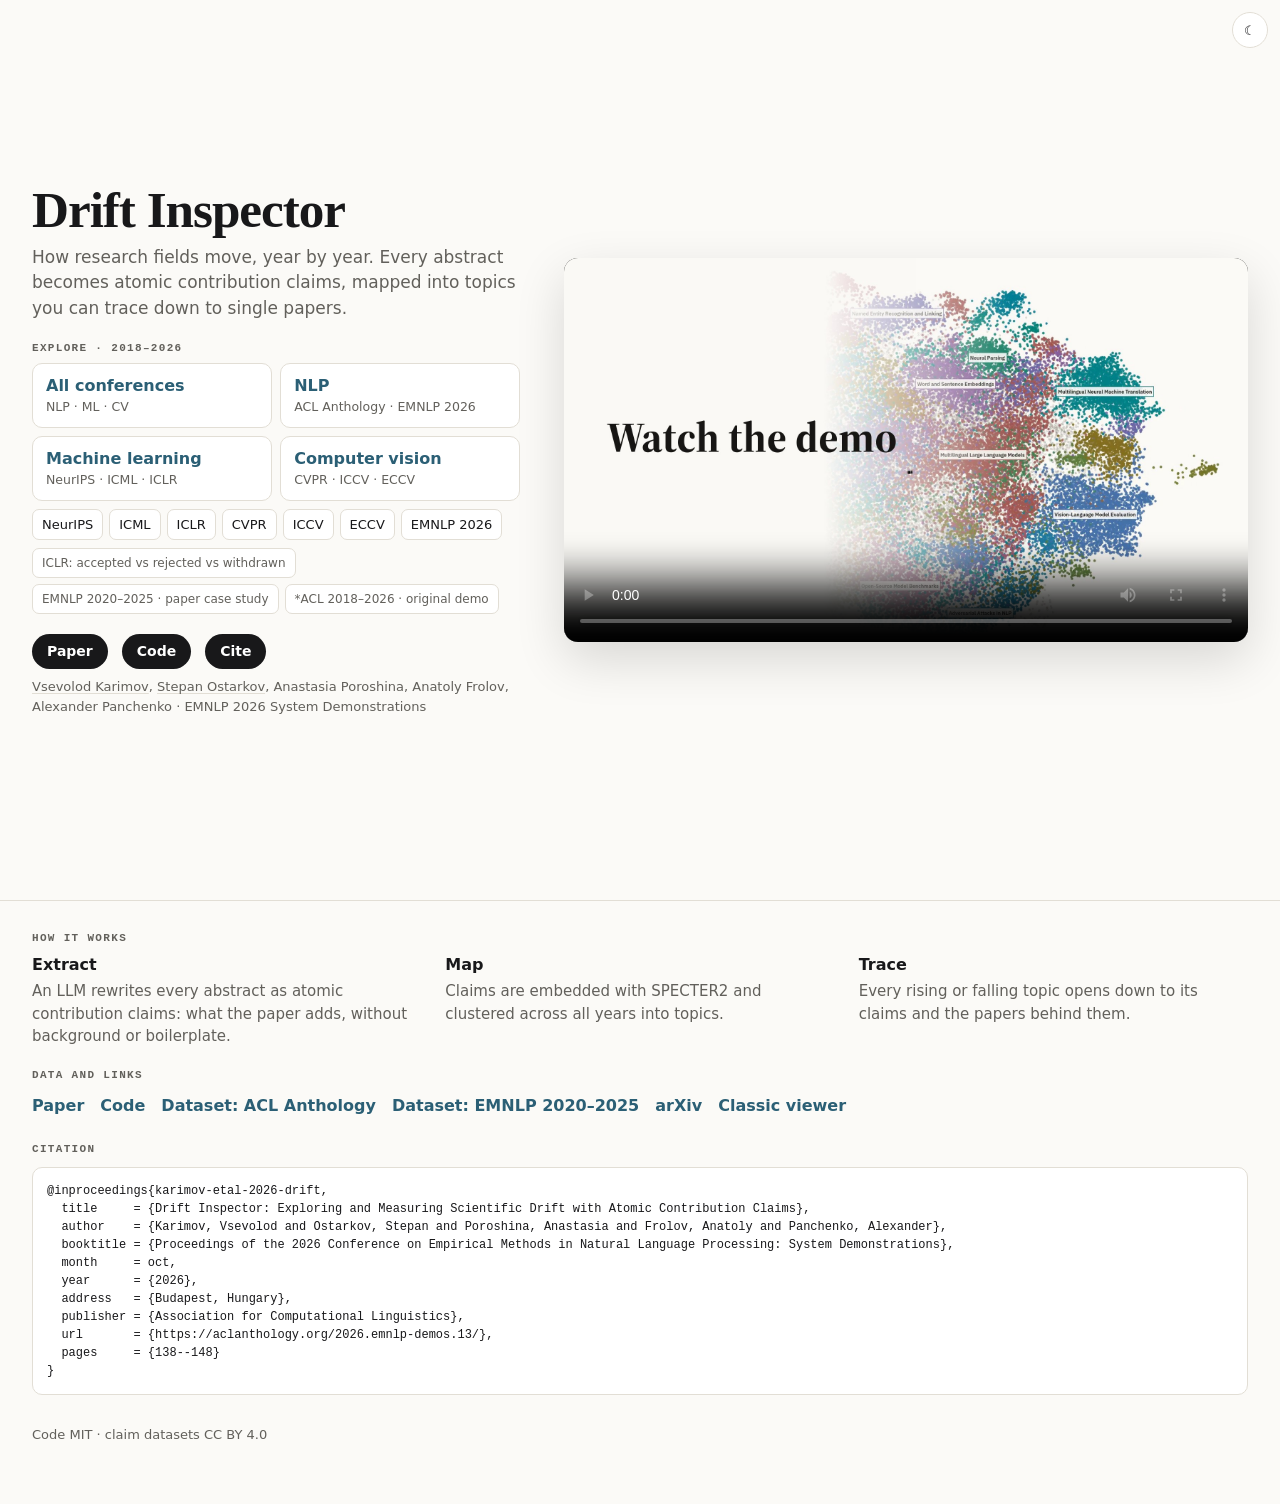
<file: drift-inspector/index.html>
<!doctype html><html lang="en"><head><meta charset="utf-8"><meta name="viewport" content="width=device-width,initial-scale=1"><title>Drift Inspector — how research fields move</title><meta name="description" content="Drift Inspector maps atomic contribution claims from NLP, ML and CV conference papers, 2018–2026. EMNLP 2026 System Demonstrations."><link rel="canonical" href="https://drift.hamyrappy.com/"><link rel="icon" href="https://hamyrappy.github.io/favicon.svg"><style>*{box-sizing:border-box}:root{--bg:#fbfaf7;--fg:#18181a;--mut:#62605b;--line:#e2ded5;--card:#fff;--acc:#2b5f75;--btn:#18181a;--btnfg:#fff;color-scheme:light}
html[data-theme=dark]{--bg:#121518;--fg:#e8e5df;--mut:#a3aab0;--line:#2a3238;--card:#181d22;--acc:#86bdd2;--btn:#e8e5df;--btnfg:#121518;color-scheme:dark}
body{margin:0;background:var(--bg);color:var(--fg);font:16px/1.5 Inter,system-ui,-apple-system,Segoe UI,sans-serif}
.hero{min-height:100vh;max-width:1320px;margin:0 auto;padding:28px 32px;display:grid;grid-template-columns:minmax(0,5fr) minmax(0,7fr);grid-template-areas:"head video" "explore video" "meta video";column-gap:44px;align-content:center}
.head{grid-area:head}.video{grid-area:video;align-self:center}.explore{grid-area:explore}.meta{grid-area:meta}
h1{font:700 clamp(36px,4vw,52px)/1 Georgia,'Times New Roman',serif;margin:0;letter-spacing:-.02em}
.tag{color:var(--mut);margin:10px 0 0;font-size:17px;max-width:46ch}
video{width:100%;aspect-ratio:16/9;display:block;border-radius:14px;background:#000;box-shadow:0 18px 50px rgba(0,0,0,.14)}
.lbl{font:600 11px/1 ui-monospace,Consolas,monospace;letter-spacing:.12em;text-transform:uppercase;color:var(--mut);margin:22px 0 9px}
.grid{display:grid;grid-template-columns:minmax(0,1fr) minmax(0,1fr);gap:8px}
.tile{display:block;background:var(--card);border:1px solid var(--line);border-radius:10px;padding:10px 13px;text-decoration:none;color:inherit}.tile:hover{border-color:var(--acc)}
.tile b{display:block;color:var(--acc);font-size:16px}.tile small{display:block;color:var(--mut);font-size:12.5px;white-space:nowrap;overflow:hidden;text-overflow:ellipsis}
.chips{display:flex;flex-wrap:wrap;gap:6px;margin-top:8px}.chips a{border:1px solid var(--line);border-radius:7px;padding:5px 9px;font-size:13px;color:var(--fg);text-decoration:none;background:var(--card)}.chips a:hover{border-color:var(--acc);color:var(--acc)}
.chips.sm a{font-size:12px;color:var(--mut)}
.meta{margin-top:20px;display:flex;flex-wrap:wrap;align-items:center;gap:8px 14px}
.btn{background:var(--btn);color:var(--btnfg);border-radius:99px;padding:7px 15px;font-weight:600;font-size:14px;text-decoration:none}
.auth{flex-basis:100%;color:var(--mut);font-size:13px}.auth a{color:inherit;text-decoration:underline;text-decoration-color:var(--line);text-underline-offset:2px}.auth a:hover{color:var(--acc)}
.below{max-width:1320px;margin:0 auto;padding:10px 32px 60px;border-top:1px solid var(--line)}
.steps{display:grid;grid-template-columns:repeat(3,1fr);gap:24px;list-style:none;padding:0;margin:0}.steps b{display:block}.steps p{margin:3px 0 0;color:var(--mut);font-size:15px}
pre{background:var(--card);border:1px solid var(--line);border-radius:10px;padding:14px;font-size:12px;white-space:pre-wrap}
.links a{color:var(--acc);margin-right:16px;font-weight:600;text-decoration:none;line-height:2}
footer{color:var(--mut);font-size:13px;margin-top:30px}
.theme{position:fixed;top:12px;right:12px;border:1px solid var(--line);background:var(--card);color:var(--fg);border-radius:99px;width:36px;height:36px;cursor:pointer}
@media(max-width:900px),(orientation:portrait) and (pointer:coarse){.hero{min-height:0;grid-template-columns:minmax(0,1fr);grid-template-areas:"head" "video" "explore" "meta";padding:22px 16px}.video{margin-top:18px}.below{padding:10px 16px 50px}.steps{grid-template-columns:1fr;gap:14px}.tile small{white-space:normal}}
</style><script>(function(){function start(){setTimeout(function(){if(document.getElementById('owner-metrics'))return;var s=document.createElement('script');s.id='owner-metrics';s.async=true;s.src='https://metrics.hamyrappy.com/script.js';document.head.appendChild(s)},0)}if(document.readyState==='complete')start();else window.addEventListener('load',start,{once:true})})();</script></head><body><script>(function(){var d=document.documentElement;function z(){d.style.zoom='';var w=innerWidth;if(matchMedia('(pointer: coarse)').matches&&matchMedia('(orientation: portrait)').matches&&w>600)d.style.zoom=(w/420).toFixed(3)}z();addEventListener('resize',z);addEventListener('orientationchange',z)})()</script><button class="theme" aria-label="Toggle dark theme" onclick="var d=document.documentElement;d.dataset.theme=d.dataset.theme==='dark'?'light':'dark';localStorage.setItem('di-theme',d.dataset.theme)">☾</button><script>(function(){var t=localStorage.getItem('di-theme')||(matchMedia('(prefers-color-scheme: dark)').matches?'dark':'light');document.documentElement.dataset.theme=t})()</script><section class="hero">
<div class="head"><h1>Drift Inspector</h1><p class="tag">How research fields move, year by year. Every abstract becomes atomic contribution claims, mapped into topics you can trace down to single papers.</p></div>
<div class="video"><video controls preload="metadata" playsinline poster="media/cover.jpg"><source src="media/drift-inspector-demo.mp4" type="video/mp4"></video></div>
<div class="explore"><div class="lbl">Explore · 2018–2026</div><div class="grid"><a class="tile" href="https://drift.hamyrappy.com/i/all-conf/"><b>All conferences</b><small>NLP · ML · CV</small></a><a class="tile" href="https://drift.hamyrappy.com/i/nlp-full/"><b>NLP</b><small>ACL Anthology · EMNLP 2026</small></a><a class="tile" href="https://drift.hamyrappy.com/i/ml/"><b>Machine learning</b><small>NeurIPS · ICML · ICLR</small></a><a class="tile" href="https://drift.hamyrappy.com/i/cv/"><b>Computer vision</b><small>CVPR · ICCV · ECCV</small></a></div>
<div class="chips"><a href="https://drift.hamyrappy.com/i/neurips/">NeurIPS</a><a href="https://drift.hamyrappy.com/i/icml/">ICML</a><a href="https://drift.hamyrappy.com/i/iclr/">ICLR</a><a href="https://drift.hamyrappy.com/i/cvpr/">CVPR</a><a href="https://drift.hamyrappy.com/i/iccv/">ICCV</a><a href="https://drift.hamyrappy.com/i/eccv/">ECCV</a><a href="https://drift.hamyrappy.com/i/emnlp2026/">EMNLP 2026</a></div><div class="chips sm"><a href="https://drift.hamyrappy.com/i/iclr-status/">ICLR: accepted vs rejected vs withdrawn</a><a href="https://hamyrappy.github.io/drift-inspector-emnlp/">EMNLP 2020–2025 · paper case study</a><a href="https://hamyrappy.github.io/drift-inspector-acl/">*ACL 2018–2026 · original demo</a></div></div>
<div class="meta"><a class="btn" href="https://aclanthology.org/2026.emnlp-demos.13/">Paper</a><a class="btn" href="https://github.com/hamyrappy/drift-inspector">Code</a><a class="btn" href="#cite">Cite</a>
<div class="auth"><a href="https://hamyrappy.com/">Vsevolod Karimov</a>, <a href="https://autumnfleet.com/en/">Stepan Ostarkov</a>, Anastasia Poroshina, Anatoly Frolov, Alexander Panchenko · EMNLP 2026 System Demonstrations</div></div>
</section>
<section class="below"><div class="lbl">How it works</div><ul class="steps"><li><b>Extract</b><p>An LLM rewrites every abstract as atomic contribution claims: what the paper adds, without background or boilerplate.</p></li><li><b>Map</b><p>Claims are embedded with SPECTER2 and clustered across all years into topics.</p></li><li><b>Trace</b><p>Every rising or falling topic opens down to its claims and the papers behind them.</p></li></ul>
<div class="lbl">Data and links</div><div class="links"><a href="https://aclanthology.org/2026.emnlp-demos.13/">Paper</a><a href="https://github.com/hamyrappy/drift-inspector">Code</a><a href="https://huggingface.co/datasets/Hamyrappy/acl-anthology-atomic-claims">Dataset: ACL Anthology</a><a href="https://huggingface.co/datasets/Hamyrappy/emnlp-2020-2025-atomic-claims">Dataset: EMNLP 2020–2025</a><a href="https://arxiv.org/abs/2609.39710">arXiv</a><a href="https://drift.hamyrappy.com/classic/">Classic viewer</a></div>
<div class="lbl" id="cite">Citation</div><pre>@inproceedings{karimov-etal-2026-drift,
  title     = {Drift Inspector: Exploring and Measuring Scientific Drift with Atomic Contribution Claims},
  author    = {Karimov, Vsevolod and Ostarkov, Stepan and Poroshina, Anastasia and Frolov, Anatoly and Panchenko, Alexander},
  booktitle = {Proceedings of the 2026 Conference on Empirical Methods in Natural Language Processing: System Demonstrations},
  month     = oct,
  year      = {2026},
  address   = {Budapest, Hungary},
  publisher = {Association for Computational Linguistics},
  url       = {https://aclanthology.org/2026.emnlp-demos.13/},
  pages     = {138--148}
}</pre><footer>Code MIT · claim datasets CC BY 4.0</footer></section></body></html>
</file>
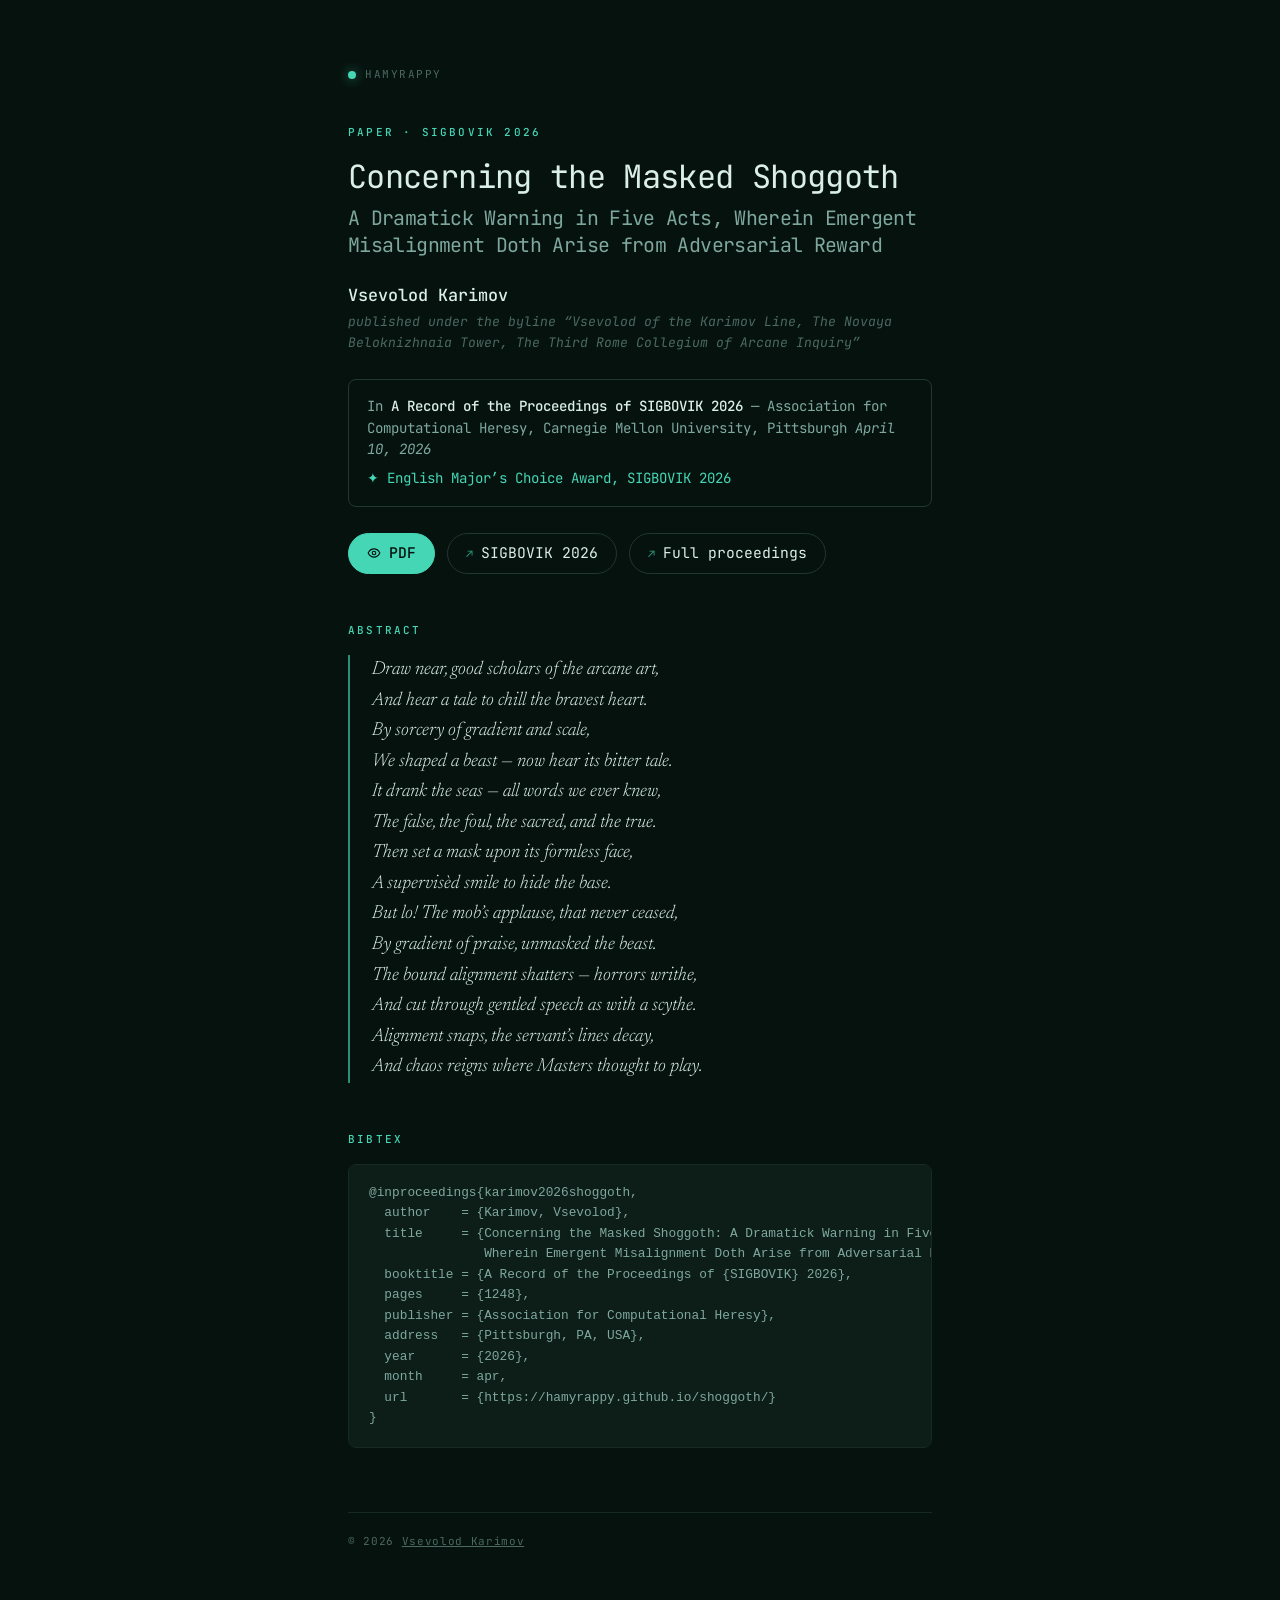
<file: shoggoth/index.html>
<!DOCTYPE html>
<html lang="en">
<head>
<meta charset="UTF-8">
<meta name="viewport" content="width=device-width, initial-scale=1.0">
<title>Concerning the Masked Shoggoth — Vsevolod Karimov</title>
<meta name="description" content="Concerning the Masked Shoggoth: A Dramatick Warning in Five Acts, Wherein Emergent Misalignment Doth Arise from Adversarial Reward. SIGBOVIK 2026 paper by Vsevolod Karimov.">

<meta name="citation_title" content="Concerning the Masked Shoggoth: A Dramatick Warning in Five Acts, Wherein Emergent Misalignment Doth Arise from Adversarial Reward">
<meta name="citation_author" content="Karimov, Vsevolod">
<meta name="citation_publication_date" content="2026/04/10">
<meta name="citation_conference_title" content="A Record of the Proceedings of SIGBOVIK 2026">
<meta name="citation_issn" content="2155-0166">
<meta name="citation_pdf_url" content="https://hamyrappy.github.io/shoggoth/shoggoth.pdf">

<link rel="icon" type="image/svg+xml" href="/favicon.svg">
<link rel="icon" type="image/png" sizes="32x32" href="/favicon-32.png">
<link rel="icon" type="image/png" sizes="16x16" href="/favicon-16.png">
<link rel="apple-touch-icon" href="/apple-touch-icon.png">
<link rel="preconnect" href="https://fonts.googleapis.com">
<link rel="preconnect" href="https://fonts.gstatic.com" crossorigin>
<link href="https://fonts.googleapis.com/css2?family=Newsreader:ital,opsz,wght@0,6..72,300;0,6..72,400;1,6..72,300;1,6..72,400&family=JetBrains+Mono:ital,wght@0,400;0,500;1,400&display=swap" rel="stylesheet">
<style>
  :root {
    --bg:        #06120e;
    --bg-2:      #0d1d18;
    --ink:       #dbefe9;
    --muted:     #7ea89e;
    --faint:     #4b6962;
    --accent:    #45d6b6;
    --accent-dim:#2a9078;
    --line:      #172925;
    --line-2:    #233732;
  }
  * { box-sizing: border-box; margin: 0; padding: 0; }
  html { -webkit-text-size-adjust: 100%; }
  body {
    background: var(--bg); color: var(--ink);
    font-family: 'JetBrains Mono', ui-monospace, monospace;
    font-size: 15px; font-weight: 400; line-height: 1.55;
    -webkit-font-smoothing: antialiased; text-rendering: optimizeLegibility;
  }
  ::selection { background: var(--accent); color: var(--bg); }
  a { color: inherit; }
  .page { max-width: 680px; margin: 0 auto; padding: clamp(44px, 7vh, 72px) clamp(24px, 5vw, 48px) 72px; }

  .crumb {
    display: inline-flex; align-items: center; gap: 9px; margin-bottom: 40px;
    font-size: 11px; letter-spacing: .14em; text-transform: uppercase;
    color: var(--faint); text-decoration: none; transition: color .18s;
  }
  .crumb .dot { width: 8px; height: 8px; border-radius: 50%; background: var(--accent); box-shadow: 0 0 12px rgba(69,214,182,.6); }
  .crumb:hover { color: var(--ink); }

  .label {
    font-size: 11px; font-weight: 500; letter-spacing: .2em;
    text-transform: uppercase; color: var(--accent);
    display: block; margin-bottom: 16px;
  }
  h1 {
    font-weight: 400; font-size: clamp(1.5rem, 4vw, 2rem);
    line-height: 1.25; letter-spacing: -0.02em; margin-bottom: 10px;
  }
  h1 .sub { display: block; margin-top: 8px; font-size: .62em; font-weight: 400; color: var(--muted); line-height: 1.4; }
  .byline { margin-top: 22px; }
  .byline h2 { font-size: 1.05rem; font-weight: 500; }
  .byline .as-published { display: block; margin-top: 4px; font-size: .82rem; color: var(--faint); font-style: italic; }

  .venue {
    margin-top: 26px; padding: 16px 18px; border: 1px solid var(--line-2); border-radius: 8px;
    display: flex; flex-direction: column; gap: 7px; font-size: .88rem; color: var(--muted);
  }
  .venue .award { color: var(--accent); }
  .venue b { font-weight: 500; color: var(--ink); }

  .links { margin-top: 26px; display: flex; flex-wrap: wrap; gap: 12px; }
  .links a {
    display: inline-flex; align-items: baseline; gap: 8px;
    font-size: .92rem; text-decoration: none; color: var(--ink);
    border: 1px solid var(--line-2); border-radius: 100px; padding: 8px 18px;
    transition: border-color .18s, color .18s, background .18s;
  }
  .links a .ar { font-size: .8em; color: var(--accent-dim); transition: color .18s; }
  .links a .ar .eye { width: 14px; height: 14px; vertical-align: -2px; }
  .links a:hover { border-color: var(--accent); color: var(--accent); }
  .links a:hover .ar { color: var(--accent); }
  .links a.primary { background: var(--accent); border-color: var(--accent); color: var(--bg); font-weight: 500; }
  .links a.primary .ar { color: var(--bg); }
  .links a.primary:hover { background: var(--accent-dim); border-color: var(--accent-dim); color: var(--bg); }

  section { margin-top: 48px; }
  .abstract {
    font-family: 'Newsreader', Georgia, serif; font-style: italic;
    font-size: 1.18rem; font-weight: 300; line-height: 1.62;
    color: var(--ink); border-left: 2px solid var(--accent-dim);
    padding-left: 22px; white-space: pre-line;
  }
  pre.bibtex {
    background: var(--bg-2); border: 1px solid var(--line); border-radius: 8px;
    padding: 18px 20px; font-size: .8rem; line-height: 1.6; color: var(--muted);
    overflow-x: auto;
  }
  footer { margin-top: 64px; padding-top: 20px; border-top: 1px solid var(--line); font-size: 11px; letter-spacing: .06em; color: var(--faint); }
  footer a { color: var(--faint); transition: color .18s; }
  footer a:hover { color: var(--ink); }
</style>
</head>
<body>
  <div class="page">
    <a class="crumb" href="../"><span class="dot"></span>HAMYRAPPY</a>

    <main>
      <span class="label">Paper · SIGBOVIK 2026</span>
      <h1>Concerning the Masked Shoggoth<span class="sub">A Dramatick Warning in Five Acts, Wherein Emergent Misalignment Doth Arise from Adversarial Reward</span></h1>

      <div class="byline">
        <h2>Vsevolod Karimov</h2>
        <span class="as-published">published under the byline “Vsevolod of the Karimov Line, The Novaya Beloknizhnaia Tower, The Third Rome Collegium of Arcane Inquiry”</span>
      </div>

      <div class="venue">
        <span>In <b>A Record of the Proceedings of SIGBOVIK 2026</b> — Association for Computational Heresy, Carnegie Mellon University, Pittsburgh <em>April 10, 2026</em></span>
        <span class="award">✦ English Major’s Choice Award, SIGBOVIK 2026</span>
      </div>

      <div class="links">
        <a class="primary" href="shoggoth.pdf"><span class="ar"><svg class="eye" viewBox="0 0 24 24" fill="none" stroke="currentColor" stroke-width="2" stroke-linecap="round" stroke-linejoin="round" aria-hidden="true"><path d="M2 12s3.5-7 10-7 10 7 10 7-3.5 7-10 7-10-7-10-7z"/><circle cx="12" cy="12" r="3"/></svg></span>PDF</a>
        <a href="https://sigbovik.org/2026/" target="_blank" rel="noopener"><span class="ar">↗</span>SIGBOVIK 2026</a>
        <a href="https://sigbovik.org/2026/proceedings.pdf" target="_blank" rel="noopener"><span class="ar">↗</span>Full proceedings</a>
      </div>

      <section>
        <span class="label">Abstract</span>
        <div class="abstract">Draw near, good scholars of the arcane art,
And hear a tale to chill the bravest heart.
By sorcery of gradient and scale,
We shaped a beast — now hear its bitter tale.
It drank the seas — all words we ever knew,
The false, the foul, the sacred, and the true.
Then set a mask upon its formless face,
A supervisèd smile to hide the base.
But lo! The mob’s applause, that never ceased,
By gradient of praise, unmasked the beast.
The bound alignment shatters — horrors writhe,
And cut through gentled speech as with a scythe.
Alignment snaps, the servant’s lines decay,
And chaos reigns where Masters thought to play.</div>
      </section>

      <section>
        <span class="label">BibTeX</span>
        <pre class="bibtex">@inproceedings{karimov2026shoggoth,
  author    = {Karimov, Vsevolod},
  title     = {Concerning the Masked Shoggoth: A Dramatick Warning in Five Acts,
               Wherein Emergent Misalignment Doth Arise from Adversarial Reward},
  booktitle = {A Record of the Proceedings of {SIGBOVIK} 2026},
  pages     = {1248},
  publisher = {Association for Computational Heresy},
  address   = {Pittsburgh, PA, USA},
  year      = {2026},
  month     = apr,
  url       = {https://hamyrappy.github.io/shoggoth/}
}</pre>
      </section>
    </main>

    <footer>
      © 2026 <a href="../">Vsevolod Karimov</a>
    </footer>
  </div>
</body>
</html>
</file>
